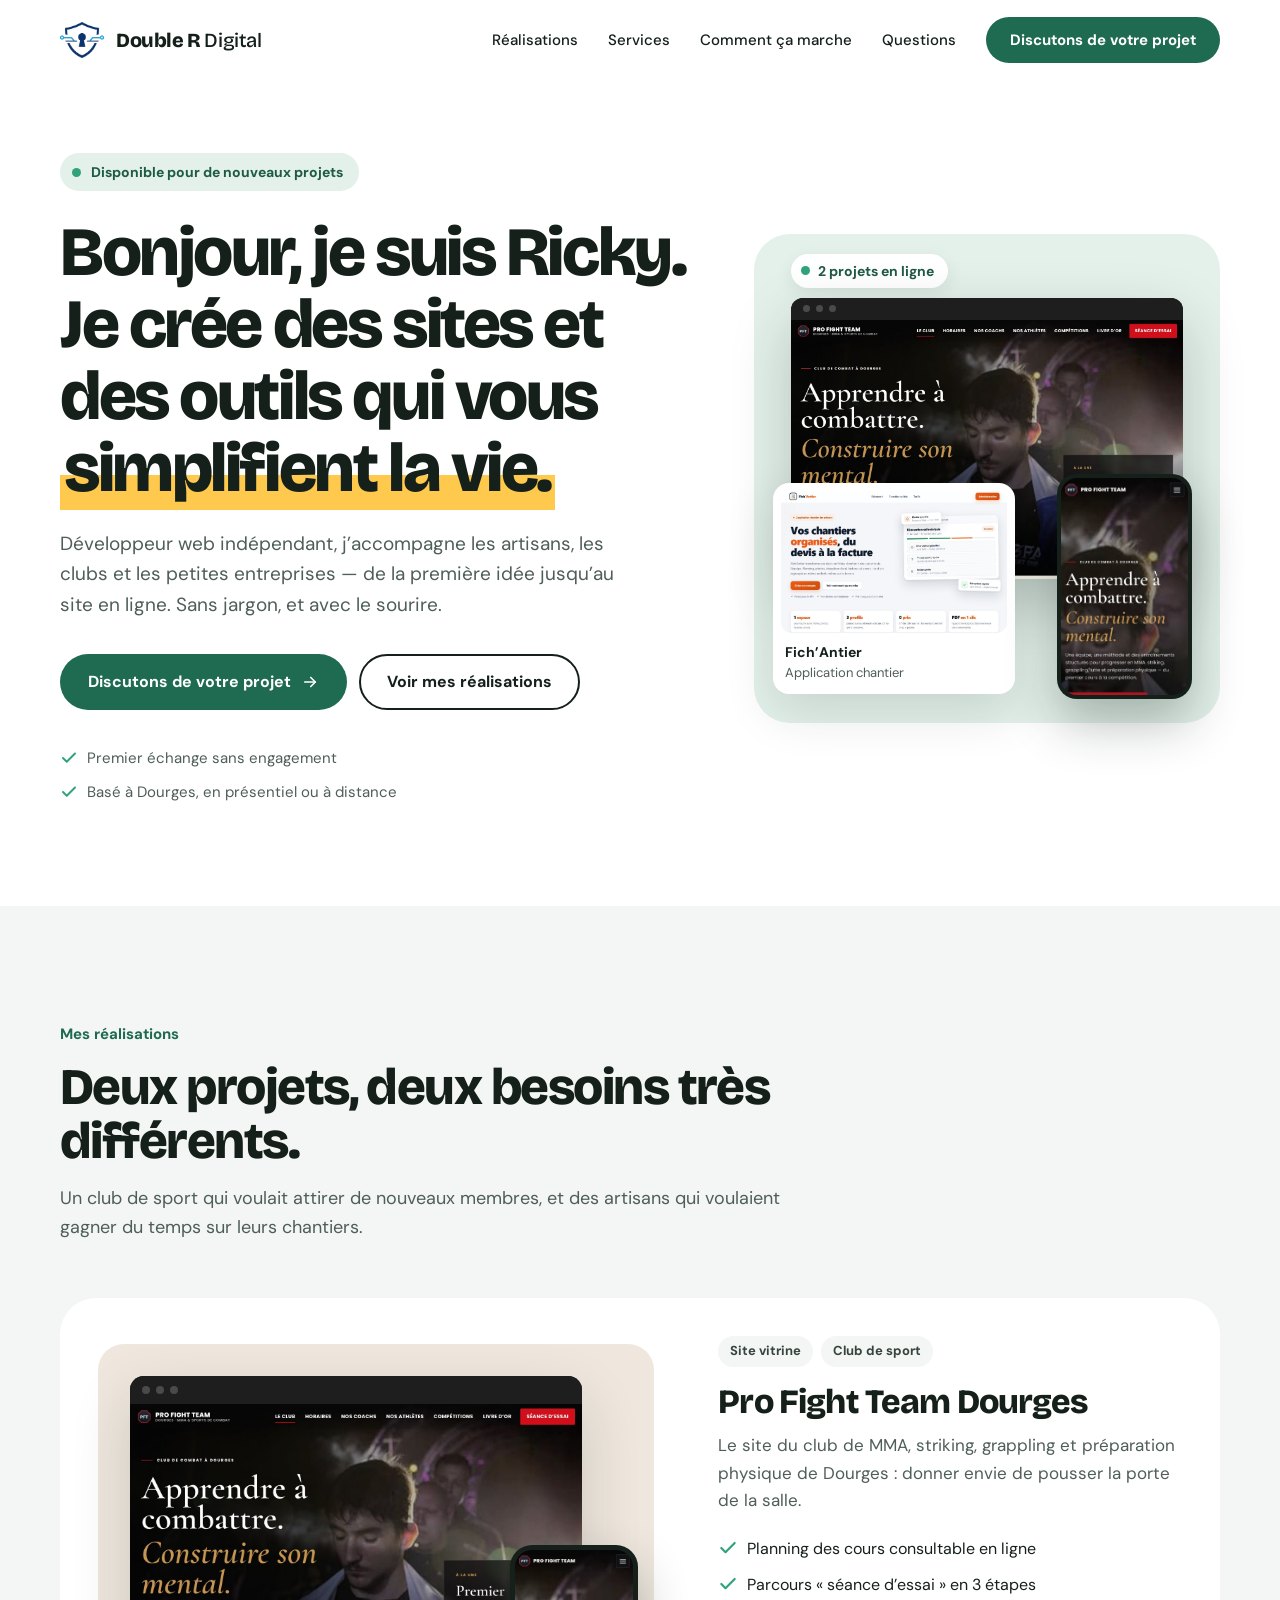
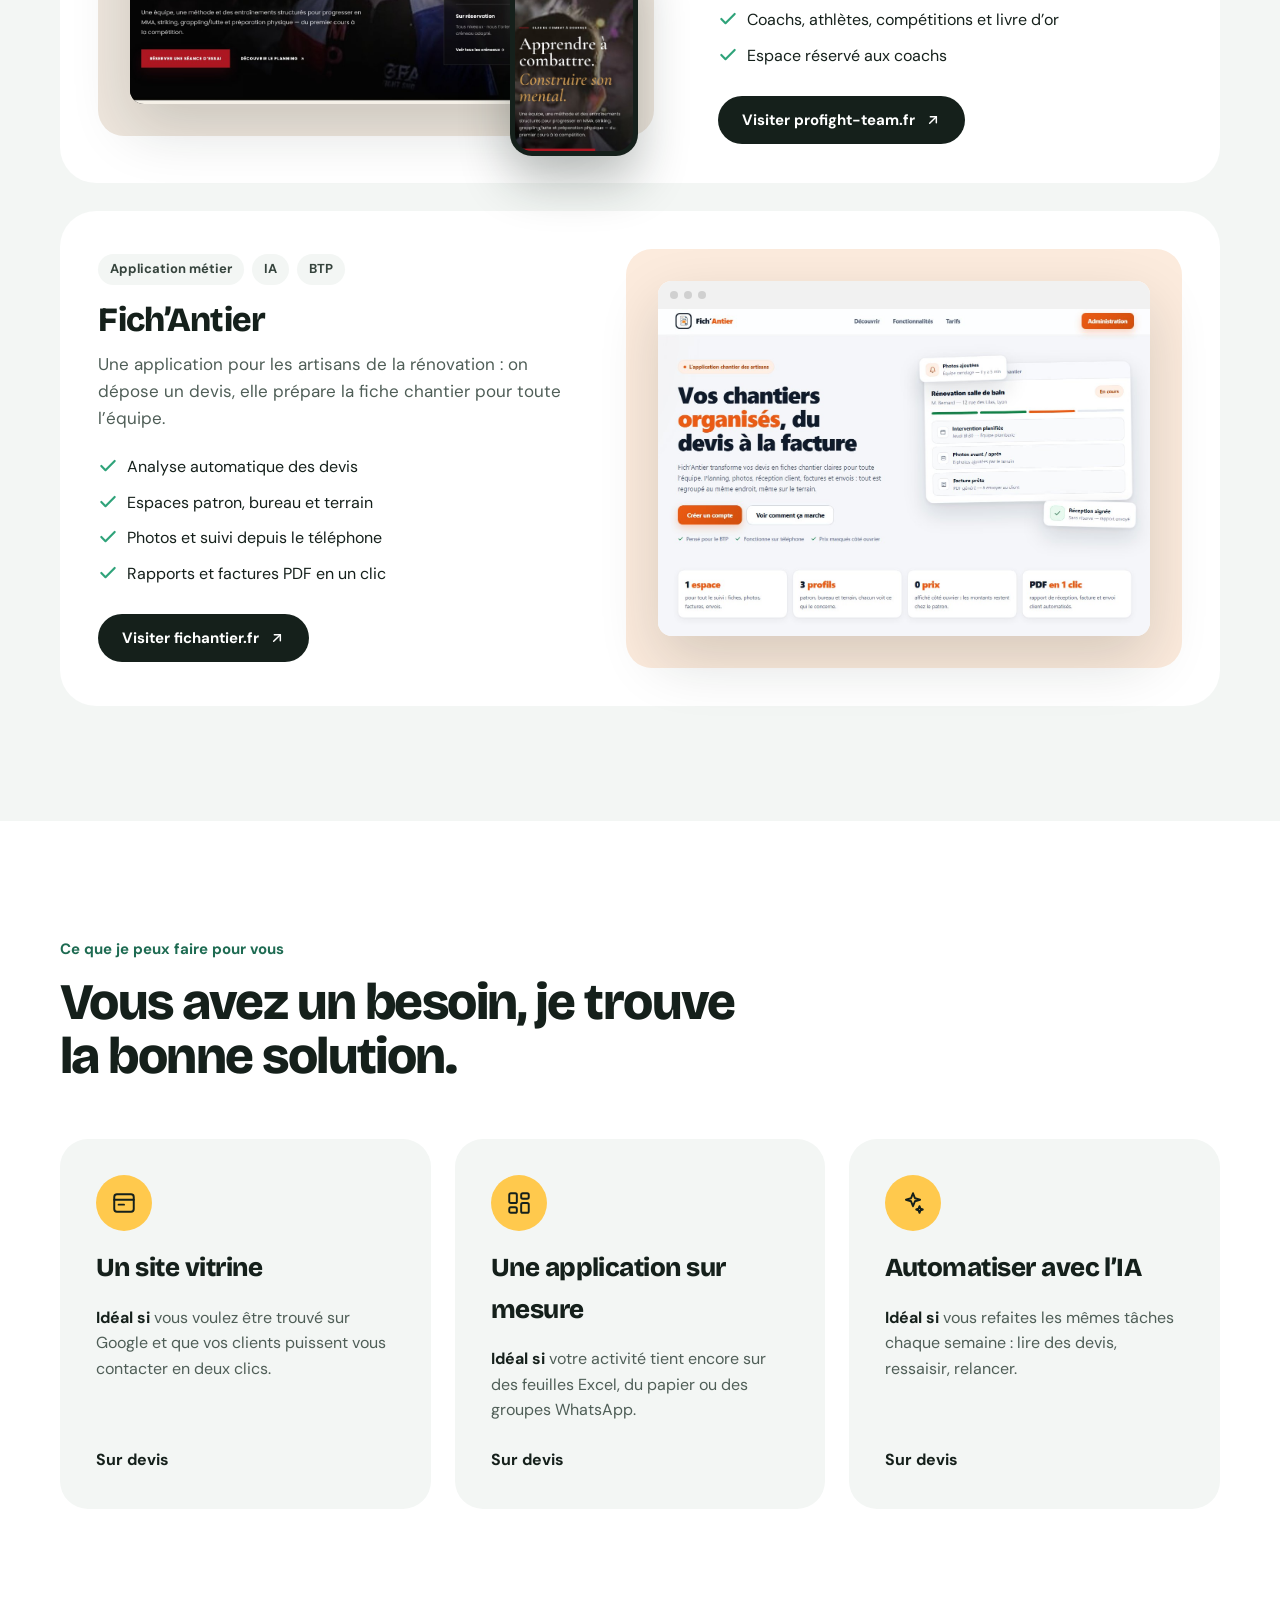
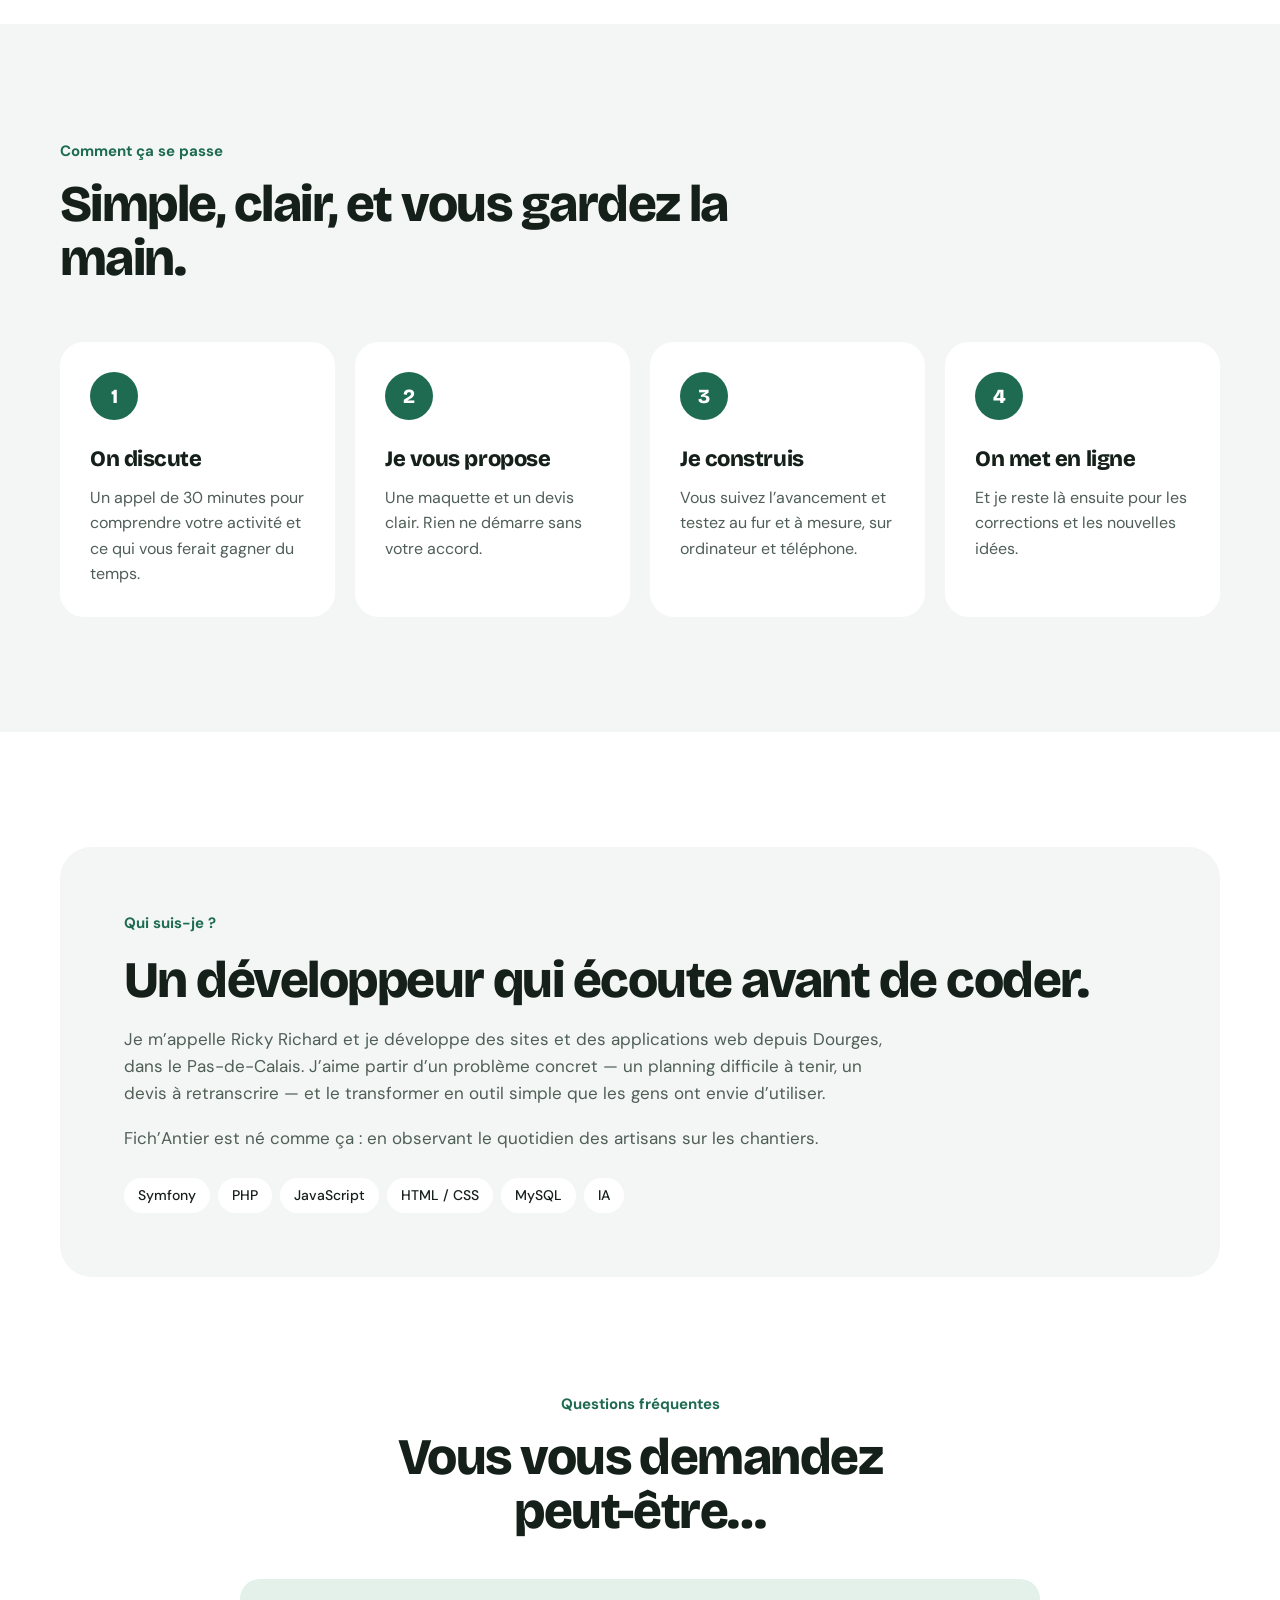
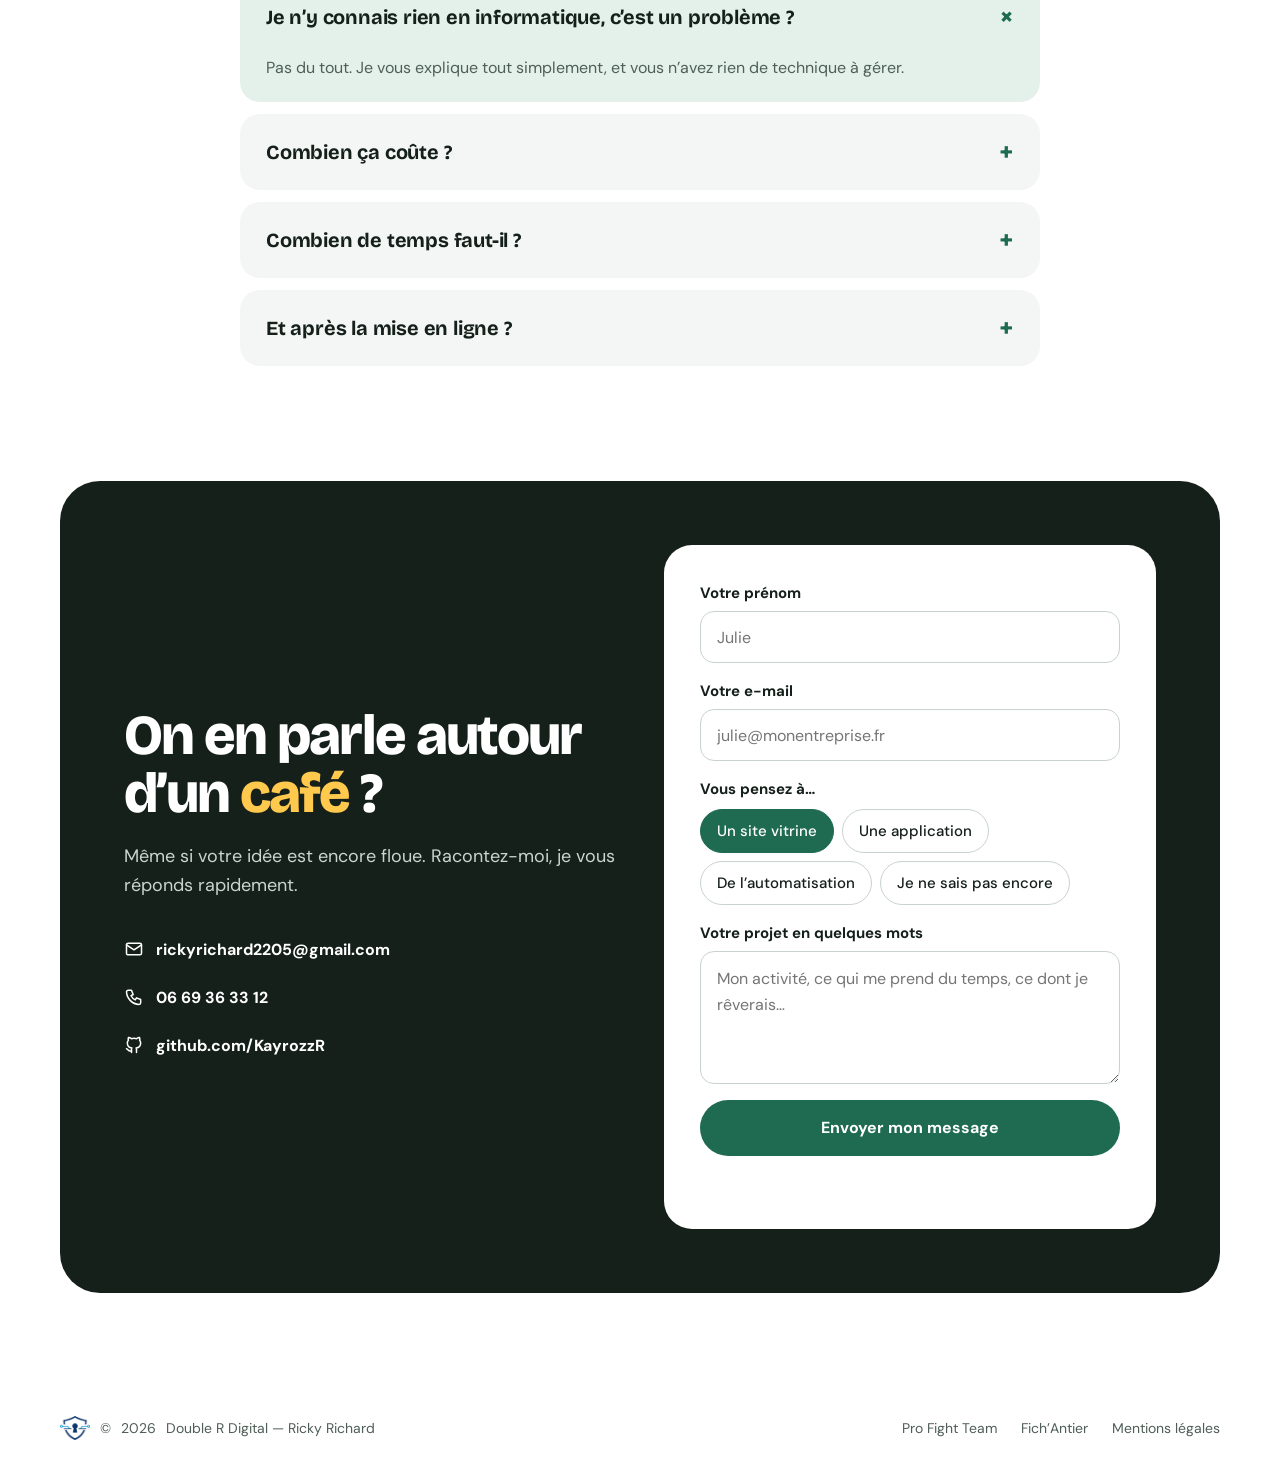
<file: index.html>
<!DOCTYPE html>
<html lang="fr">
<head>
  <meta charset="UTF-8">
  <meta name="viewport" content="width=device-width, initial-scale=1.0">
  <title>Ricky Richard · Double R Digital | Développeur web à Dourges</title>
  <meta name="description" content="Ricky Richard, développeur web indépendant à Dourges (Pas-de-Calais). Sites vitrines, applications métier et automatisation pour artisans, clubs et petites entreprises.">
  <meta name="theme-color" content="#1E6B52">
  <meta property="og:title" content="Ricky Richard · Double R Digital">
  <meta property="og:description" content="Je crée des sites et des outils qui vous simplifient la vie.">
  <meta property="og:type" content="website">
  <meta property="og:image" content="assets/profight-accueil.jpg">
  <link rel="icon" href="assets/favicon.png" type="image/png">
  <link rel="apple-touch-icon" href="assets/favicon.png">
  <link rel="preconnect" href="https://fonts.googleapis.com">
  <link rel="preconnect" href="https://fonts.gstatic.com" crossorigin>
  <link href="https://fonts.googleapis.com/css2?family=Bricolage+Grotesque:opsz,wght@12..96,500;12..96,700;12..96,800&family=DM+Sans:opsz,wght@9..40,400;9..40,500;9..40,700&display=swap" rel="stylesheet">
  <link rel="stylesheet" href="styles.css">
  <script>document.documentElement.classList.add("js");</script>
  <script src="script.js" defer></script>
</head>
<body>
  <a class="skip-link" href="#contenu">Aller au contenu</a>

  <!-- ============ EN-TÊTE ============ -->
  <header class="site-header">
    <div class="container header-inner">
      <a class="brand" href="#top" aria-label="Double R Digital — retour en haut">
        <img src="assets/logo-double-r.png" alt="" width="44" height="36">
        <span>Double R <span class="brand-light">Digital</span></span>
      </a>

      <button class="menu-toggle" type="button" aria-expanded="false" aria-controls="menu" aria-label="Ouvrir le menu">
        <span></span><span></span>
      </button>

      <nav class="main-nav" id="menu" aria-label="Navigation principale">
        <a href="#realisations">Réalisations</a>
        <a href="#services">Services</a>
        <a href="#etapes">Comment ça marche</a>
        <a href="#faq">Questions</a>
        <a href="#contact" class="btn btn-primary btn-small">Discutons de votre projet</a>
      </nav>
    </div>
  </header>

  <main id="contenu">

    <!-- ============ HERO ============ -->
    <section class="hero container" id="top">
      <div class="hero-text">
        <p class="badge"><span class="dot" aria-hidden="true"></span> Disponible pour de nouveaux projets</p>
        <h1>Bonjour, je suis Ricky. Je crée des sites et des outils qui vous <mark>simplifient la vie.</mark></h1>
        <p class="lead">Développeur web indépendant, j’accompagne les artisans, les clubs et les petites entreprises — de la première idée jusqu’au site en ligne. Sans jargon, et avec le sourire.</p>
        <div class="actions">
          <a class="btn btn-primary" href="#contact">Discutons de votre projet
            <svg aria-hidden="true" width="18" height="18" viewBox="0 0 24 24" fill="none" stroke="currentColor" stroke-width="2.2" stroke-linecap="round" stroke-linejoin="round"><path d="M5 12h14"/><path d="M13 6l6 6-6 6"/></svg>
          </a>
          <a class="btn btn-outline" href="#realisations">Voir mes réalisations</a>
        </div>
        <ul class="checks">
          <li>Premier échange sans engagement</li>
          <li>Basé à Dourges, en présentiel ou à distance</li>
        </ul>
      </div>

      <div class="hero-visual">
        <!-- Vitrine de projets, en attendant une photo.
             QUAND VOUS AUREZ VOTRE PHOTO : remplacez tout le bloc <a class="showcase">…</a> ci-dessous par :

        <img class="portrait" src="assets/photo-ricky.jpg" alt="Ricky Richard" width="500" height="600">
        <a class="mini-card mini-card--top" href="#realisations">
          <img src="assets/profight-accueil.jpg" alt="" width="1280" height="850">
          <strong>Pro Fight Team</strong>
          <span>Site du club · en ligne</span>
        </a>
        <a class="mini-card mini-card--bottom" href="#realisations">
          <img src="assets/fichantier-accueil.jpg" alt="" width="1282" height="849">
          <strong>Fich’Antier</strong>
          <span>Application chantier · en ligne</span>
        </a>
        -->
        <a class="showcase" href="#realisations" aria-label="Voir mes réalisations : Pro Fight Team et Fich’Antier">
          <span class="showcase-label"><span class="dot" aria-hidden="true"></span> 2 projets en ligne</span>
          <span class="showcase-browser">
            <span class="browser-bar" aria-hidden="true"><i></i><i></i><i></i></span>
            <img src="assets/profight-accueil.jpg" alt="" width="1280" height="850">
          </span>
          <span class="showcase-card">
            <img src="assets/fichantier-accueil.jpg" alt="" width="1282" height="849">
            <strong>Fich’Antier</strong>
            <span>Application chantier</span>
          </span>
          <span class="showcase-phone">
            <img src="assets/profight-mobile.jpg" alt="" width="585" height="996">
          </span>
        </a>
      </div>
    </section>

    <!-- ============ RÉALISATIONS ============ -->
    <section class="section section-soft" id="realisations">
      <div class="container">
        <header class="section-head reveal">
          <p class="kicker">Mes réalisations</p>
          <h2>Deux projets, deux besoins très différents.</h2>
          <p>Un club de sport qui voulait attirer de nouveaux membres, et des artisans qui voulaient gagner du temps sur leurs chantiers.</p>
        </header>

        <article class="project reveal">
          <div class="project-visual project-visual--sand">
            <div class="browser browser--dark">
              <div class="browser-bar" aria-hidden="true"><i></i><i></i><i></i></div>
              <img src="assets/profight-accueil.jpg" alt="Page d’accueil du site Pro Fight Team Dourges" width="1280" height="850" loading="lazy">
            </div>
            <div class="phone">
              <img src="assets/profight-mobile.jpg" alt="Le site Pro Fight Team affiché sur un téléphone" width="585" height="996" loading="lazy">
            </div>
          </div>
          <div class="project-body">
            <p class="tags"><span>Site vitrine</span><span>Club de sport</span></p>
            <h3>Pro Fight Team Dourges</h3>
            <p>Le site du club de MMA, striking, grappling et préparation physique de Dourges : donner envie de pousser la porte de la salle.</p>
            <ul class="checks checks--big">
              <li>Planning des cours consultable en ligne</li>
              <li>Parcours « séance d’essai » en 3 étapes</li>
              <li>Coachs, athlètes, compétitions et livre d’or</li>
              <li>Espace réservé aux coachs</li>
            </ul>
            <a class="btn btn-dark" href="https://profight-team.fr/" target="_blank" rel="noopener noreferrer">Visiter profight-team.fr
              <svg aria-hidden="true" width="16" height="16" viewBox="0 0 24 24" fill="none" stroke="currentColor" stroke-width="2.2" stroke-linecap="round" stroke-linejoin="round"><path d="M7 17L17 7"/><path d="M8 7h9v9"/></svg>
            </a>
          </div>
        </article>

        <article class="project project--reverse reveal">
          <div class="project-visual project-visual--peach">
            <div class="browser">
              <div class="browser-bar" aria-hidden="true"><i></i><i></i><i></i></div>
              <img src="assets/fichantier-accueil.jpg" alt="Page d’accueil de l’application Fich’Antier" width="1282" height="849" loading="lazy">
            </div>
          </div>
          <div class="project-body">
            <p class="tags"><span>Application métier</span><span>IA</span><span>BTP</span></p>
            <h3>Fich’Antier</h3>
            <p>Une application pour les artisans de la rénovation : on dépose un devis, elle prépare la fiche chantier pour toute l’équipe.</p>
            <ul class="checks checks--big">
              <li>Analyse automatique des devis</li>
              <li>Espaces patron, bureau et terrain</li>
              <li>Photos et suivi depuis le téléphone</li>
              <li>Rapports et factures PDF en un clic</li>
            </ul>
            <a class="btn btn-dark" href="https://fichantier.fr" target="_blank" rel="noopener noreferrer">Visiter fichantier.fr
              <svg aria-hidden="true" width="16" height="16" viewBox="0 0 24 24" fill="none" stroke="currentColor" stroke-width="2.2" stroke-linecap="round" stroke-linejoin="round"><path d="M7 17L17 7"/><path d="M8 7h9v9"/></svg>
            </a>
          </div>
        </article>
      </div>
    </section>

    <!-- ============ SERVICES ============ -->
    <section class="section" id="services">
      <div class="container">
        <header class="section-head reveal">
          <p class="kicker">Ce que je peux faire pour vous</p>
          <h2>Vous avez un besoin, je trouve la bonne solution.</h2>
        </header>
        <div class="cards-3">
          <article class="service reveal">
            <span class="service-icon" aria-hidden="true">
              <svg width="26" height="26" viewBox="0 0 24 24" fill="none" stroke="currentColor" stroke-width="1.8" stroke-linecap="round" stroke-linejoin="round"><rect x="3" y="4" width="18" height="16" rx="2.5"/><path d="M3 9h18"/><path d="M7 13.5h5"/></svg>
            </span>
            <h3>Un site vitrine</h3>
            <p><strong>Idéal si</strong> vous voulez être trouvé sur Google et que vos clients puissent vous contacter en deux clics.</p>
            <!-- Ajoutez un tarif si vous le souhaitez : <p class="price">À partir de … €</p> -->
            <p class="price">Sur devis</p>
          </article>
          <article class="service reveal">
            <span class="service-icon" aria-hidden="true">
              <svg width="26" height="26" viewBox="0 0 24 24" fill="none" stroke="currentColor" stroke-width="1.8" stroke-linecap="round" stroke-linejoin="round"><rect x="3" y="3" width="7" height="9" rx="1.5"/><rect x="14" y="3" width="7" height="5" rx="1.5"/><rect x="14" y="12" width="7" height="9" rx="1.5"/><rect x="3" y="16" width="7" height="5" rx="1.5"/></svg>
            </span>
            <h3>Une application sur mesure</h3>
            <p><strong>Idéal si</strong> votre activité tient encore sur des feuilles Excel, du papier ou des groupes WhatsApp.</p>
            <p class="price">Sur devis</p>
          </article>
          <article class="service reveal">
            <span class="service-icon" aria-hidden="true">
              <svg width="26" height="26" viewBox="0 0 24 24" fill="none" stroke="currentColor" stroke-width="1.8" stroke-linecap="round" stroke-linejoin="round"><path d="M12 3l1.8 4.6L18.5 9l-4.7 1.4L12 15l-1.8-4.6L5.5 9l4.7-1.4z"/><path d="M18 15l.9 2.1L21 18l-2.1.9L18 21l-.9-2.1L15 18l2.1-.9z"/></svg>
            </span>
            <h3>Automatiser avec l’IA</h3>
            <p><strong>Idéal si</strong> vous refaites les mêmes tâches chaque semaine : lire des devis, ressaisir, relancer.</p>
            <p class="price">Sur devis</p>
          </article>
        </div>
      </div>
    </section>

    <!-- ============ ÉTAPES ============ -->
    <section class="section section-soft" id="etapes">
      <div class="container">
        <header class="section-head reveal">
          <p class="kicker">Comment ça se passe</p>
          <h2>Simple, clair, et vous gardez la main.</h2>
        </header>
        <ol class="steps">
          <li class="reveal"><span class="step-num">1</span><h3>On discute</h3><p>Un appel de 30 minutes pour comprendre votre activité et ce qui vous ferait gagner du temps.</p></li>
          <li class="reveal"><span class="step-num">2</span><h3>Je vous propose</h3><p>Une maquette et un devis clair. Rien ne démarre sans votre accord.</p></li>
          <li class="reveal"><span class="step-num">3</span><h3>Je construis</h3><p>Vous suivez l’avancement et testez au fur et à mesure, sur ordinateur et téléphone.</p></li>
          <li class="reveal"><span class="step-num">4</span><h3>On met en ligne</h3><p>Et je reste là ensuite pour les corrections et les nouvelles idées.</p></li>
        </ol>
      </div>
    </section>

    <!-- ============ À PROPOS (+ témoignage à activer) ============ -->
    <section class="section">
      <div class="container about-row">

        <!-- TÉMOIGNAGE : décommentez ce bloc quand vous aurez un vrai avis client.
        <figure class="testimonial reveal">
          <svg aria-hidden="true" width="44" height="44" viewBox="0 0 24 24" fill="currentColor"><path d="M4 18v-5.5C4 8.4 6.2 6 10 5.5v2.6c-2 .5-3 1.9-3 4H10V18zm10 0v-5.5c0-4.1 2.2-6.5 6-7v2.6c-2 .5-3 1.9-3 4h3V18z"/></svg>
          <blockquote>« Le texte de l’avis ici. »</blockquote>
          <figcaption><strong>Prénom Nom</strong><span>Pro Fight Team Dourges</span></figcaption>
        </figure>
        -->

        <div class="about reveal">
          <p class="kicker">Qui suis-je ?</p>
          <h2>Un développeur qui écoute avant de coder.</h2>
          <p>Je m’appelle Ricky Richard et je développe des sites et des applications web depuis Dourges, dans le Pas-de-Calais. J’aime partir d’un problème concret — un planning difficile à tenir, un devis à retranscrire — et le transformer en outil simple que les gens ont envie d’utiliser.</p>
          <p>Fich’Antier est né comme ça : en observant le quotidien des artisans sur les chantiers.</p>
          <p class="stack"><span>Symfony</span><span>PHP</span><span>JavaScript</span><span>HTML / CSS</span><span>MySQL</span><span>IA</span></p>
        </div>
      </div>
    </section>

    <!-- ============ FAQ ============ -->
    <section class="section section-tight" id="faq">
      <div class="container container-narrow">
        <header class="section-head section-head--center reveal">
          <p class="kicker">Questions fréquentes</p>
          <h2>Vous vous demandez peut-être…</h2>
        </header>
        <div class="faq">
          <details open>
            <summary>Je n’y connais rien en informatique, c’est un problème ?</summary>
            <p>Pas du tout. Je vous explique tout simplement, et vous n’avez rien de technique à gérer.</p>
          </details>
          <details>
            <summary>Combien ça coûte ?</summary>
            <p>Chaque projet est différent. Après un premier échange, je vous envoie un devis clair et détaillé, sans engagement.</p>
          </details>
          <details>
            <summary>Combien de temps faut-il ?</summary>
            <p>Cela dépend de l’ampleur du projet : un site vitrine se fait généralement plus vite qu’une application sur mesure. Je vous donne un planning précis avec le devis.</p>
          </details>
          <details>
            <summary>Et après la mise en ligne ?</summary>
            <p>Je reste disponible pour les corrections, les mises à jour et les nouvelles fonctionnalités, selon vos besoins.</p>
          </details>
        </div>
      </div>
    </section>

    <!-- ============ CONTACT ============ -->
    <section class="section section-tight" id="contact">
      <div class="container">
        <div class="contact">
          <div class="contact-text">
            <h2>On en parle autour d’un <span class="sun">café</span> ?</h2>
            <p>Même si votre idée est encore floue. Racontez-moi, je vous réponds rapidement.</p>
            <ul class="contact-links">
              <li>
                <a href="mailto:rickyrichard2205@gmail.com">
                  <svg aria-hidden="true" width="20" height="20" viewBox="0 0 24 24" fill="none" stroke="currentColor" stroke-width="1.8" stroke-linecap="round" stroke-linejoin="round"><rect x="3" y="5" width="18" height="14" rx="2"/><path d="M3 7l9 6 9-6"/></svg>
                  rickyrichard2205@gmail.com
                </a>
              </li>
              <li>
                <a href="tel:+33669363312">
                  <svg aria-hidden="true" width="20" height="20" viewBox="0 0 24 24" fill="none" stroke="currentColor" stroke-width="1.8" stroke-linecap="round" stroke-linejoin="round"><path d="M5 4h4l2 5-2.5 1.5a11 11 0 0 0 5 5L15 13l5 2v4a2 2 0 0 1-2 2A16 16 0 0 1 3 6a2 2 0 0 1 2-2"/></svg>
                  06 69 36 33 12
                </a>
              </li>
              <li>
                <a href="https://github.com/KayrozzR" target="_blank" rel="noopener noreferrer">
                  <svg aria-hidden="true" width="20" height="20" viewBox="0 0 24 24" fill="none" stroke="currentColor" stroke-width="1.8" stroke-linecap="round" stroke-linejoin="round"><path d="M9 19c-4 1.5-4-2-6-2.5"/><path d="M15 21v-3.5c0-1 .1-1.4-.5-2 2.8-.3 5.5-1.4 5.5-6a4.6 4.6 0 0 0-1.3-3.2 4.2 4.2 0 0 0-.1-3.2s-1.1-.3-3.5 1.3a12 12 0 0 0-6.2 0C6.5 2.8 5.4 3.1 5.4 3.1a4.2 4.2 0 0 0-.1 3.2A4.6 4.6 0 0 0 4 9.5c0 4.6 2.7 5.7 5.5 6-.6.6-.6 1.2-.5 2V21"/></svg>
                  github.com/KayrozzR
                </a>
              </li>
            </ul>
          </div>

          <!-- Formulaire envoyé via FormSubmit (gratuit, sans compte).
               Au tout premier envoi, FormSubmit vous envoie un e-mail d'activation à confirmer. -->
          <form class="contact-form" id="contact-form" action="https://formsubmit.co/rickyrichard2205@gmail.com" method="POST">
            <input type="hidden" name="_subject" value="Nouveau message depuis le portfolio Double R Digital">
            <input type="hidden" name="_template" value="table">
            <input type="hidden" name="_captcha" value="false">
            <input type="text" name="_honey" class="visually-hidden" tabindex="-1" autocomplete="off" aria-hidden="true">

            <label>Votre prénom
              <input type="text" name="prenom" placeholder="Julie" autocomplete="given-name" required>
            </label>
            <label>Votre e-mail
              <input type="email" name="email" placeholder="julie@monentreprise.fr" autocomplete="email" required>
            </label>
            <fieldset>
              <legend>Vous pensez à…</legend>
              <div class="chips">
                <label class="chip"><input type="radio" name="type_de_projet" value="Site vitrine" checked><span>Un site vitrine</span></label>
                <label class="chip"><input type="radio" name="type_de_projet" value="Application"><span>Une application</span></label>
                <label class="chip"><input type="radio" name="type_de_projet" value="Automatisation"><span>De l’automatisation</span></label>
                <label class="chip"><input type="radio" name="type_de_projet" value="Je ne sais pas encore"><span>Je ne sais pas encore</span></label>
              </div>
            </fieldset>
            <label>Votre projet en quelques mots
              <textarea name="message" rows="4" placeholder="Mon activité, ce qui me prend du temps, ce dont je rêverais…" required></textarea>
            </label>
            <button class="btn btn-primary btn-block" type="submit">Envoyer mon message</button>
            <p class="form-status" id="form-status" role="status" aria-live="polite"></p>
          </form>
        </div>
      </div>
    </section>
  </main>

  <!-- ============ PIED DE PAGE ============ -->
  <footer class="site-footer container">
    <span class="footer-brand">
      <img src="assets/logo-double-r.png" alt="" width="30" height="24">
      © <span id="current-year">2026</span> Double R Digital — Ricky Richard
    </span>
    <nav class="footer-links" aria-label="Liens du pied de page">
      <a href="https://profight-team.fr/" target="_blank" rel="noopener noreferrer">Pro Fight Team</a>
      <a href="https://fichantier.fr" target="_blank" rel="noopener noreferrer">Fich’Antier</a>
      <a href="mentions-legales.html">Mentions légales</a>
    </nav>
  </footer>

  <!-- Barre d'appel à l'action (mobile uniquement, apparaît au scroll) -->
  <div class="sticky-cta" id="sticky-cta" aria-hidden="true">
    <span>Un projet ? Parlons-en</span>
    <a class="btn btn-sun" href="#contact" tabindex="-1">Me contacter</a>
  </div>
</body>
</html>
</file>
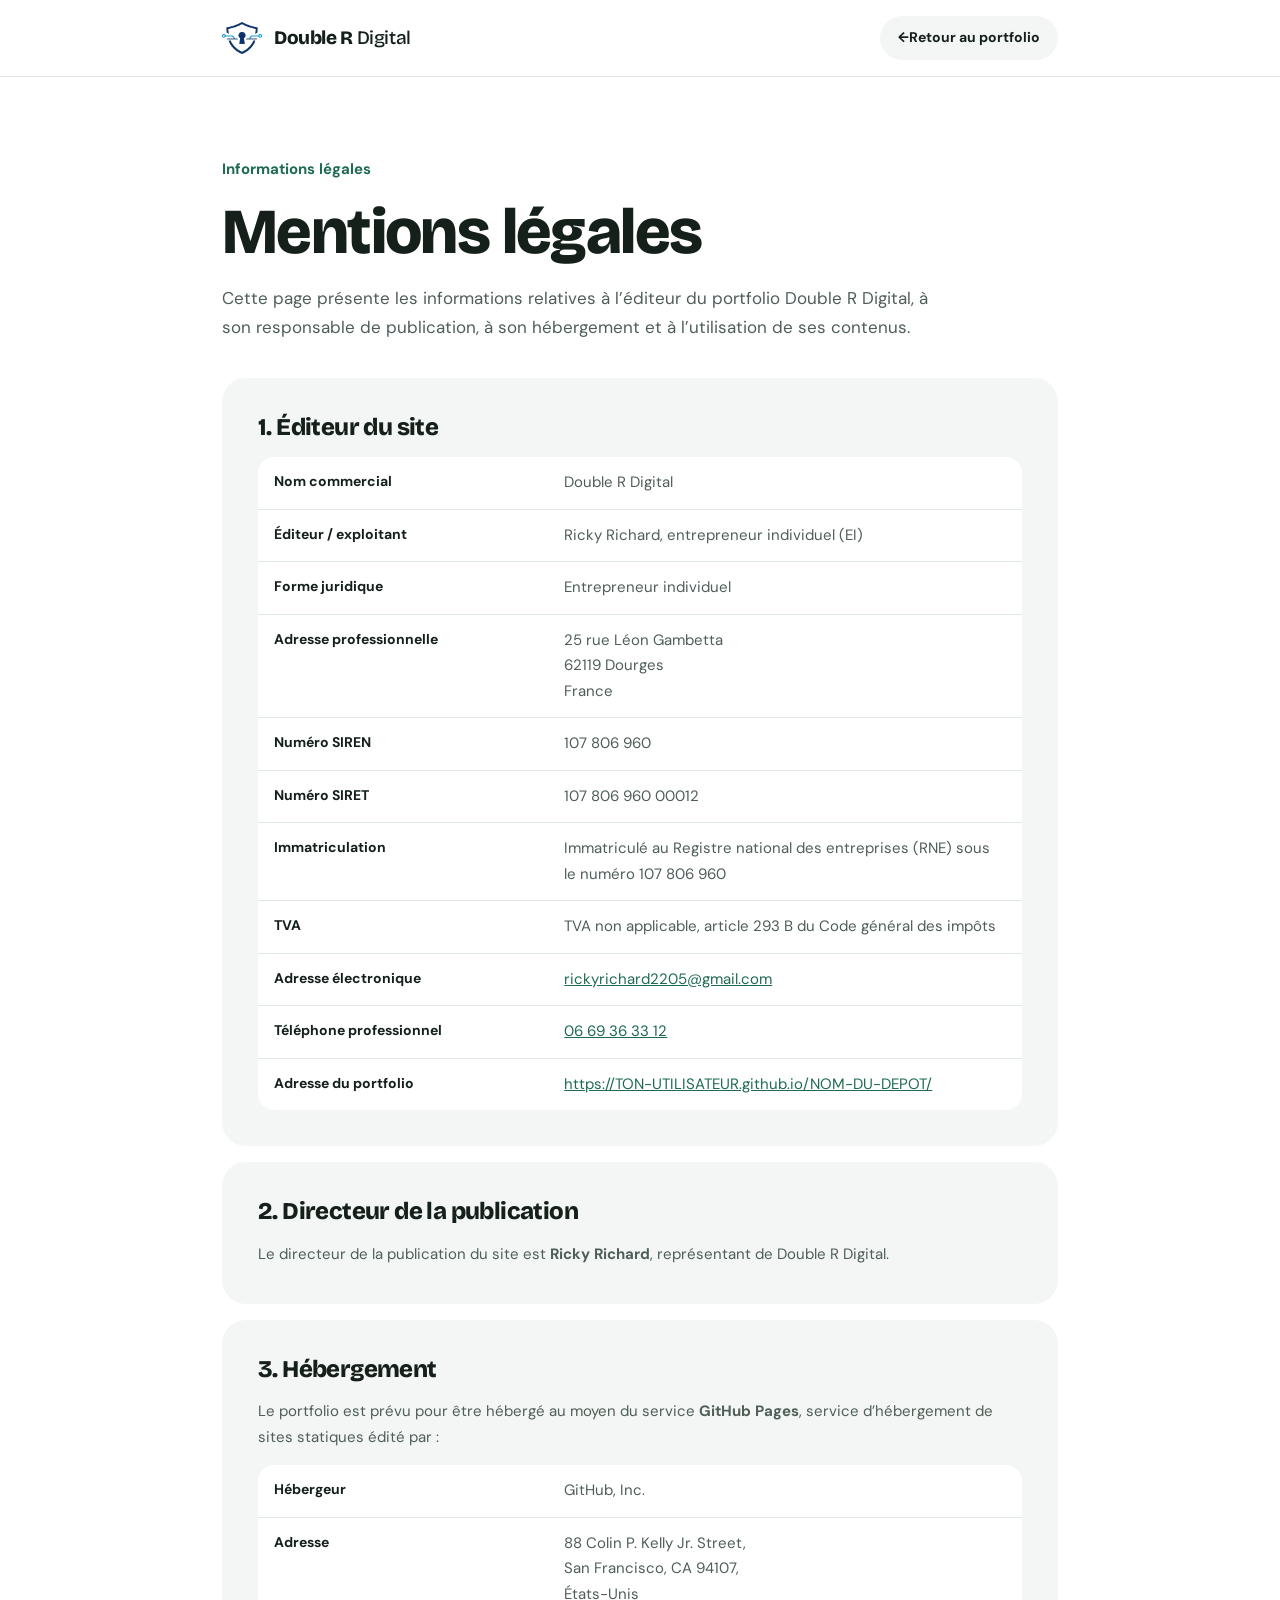
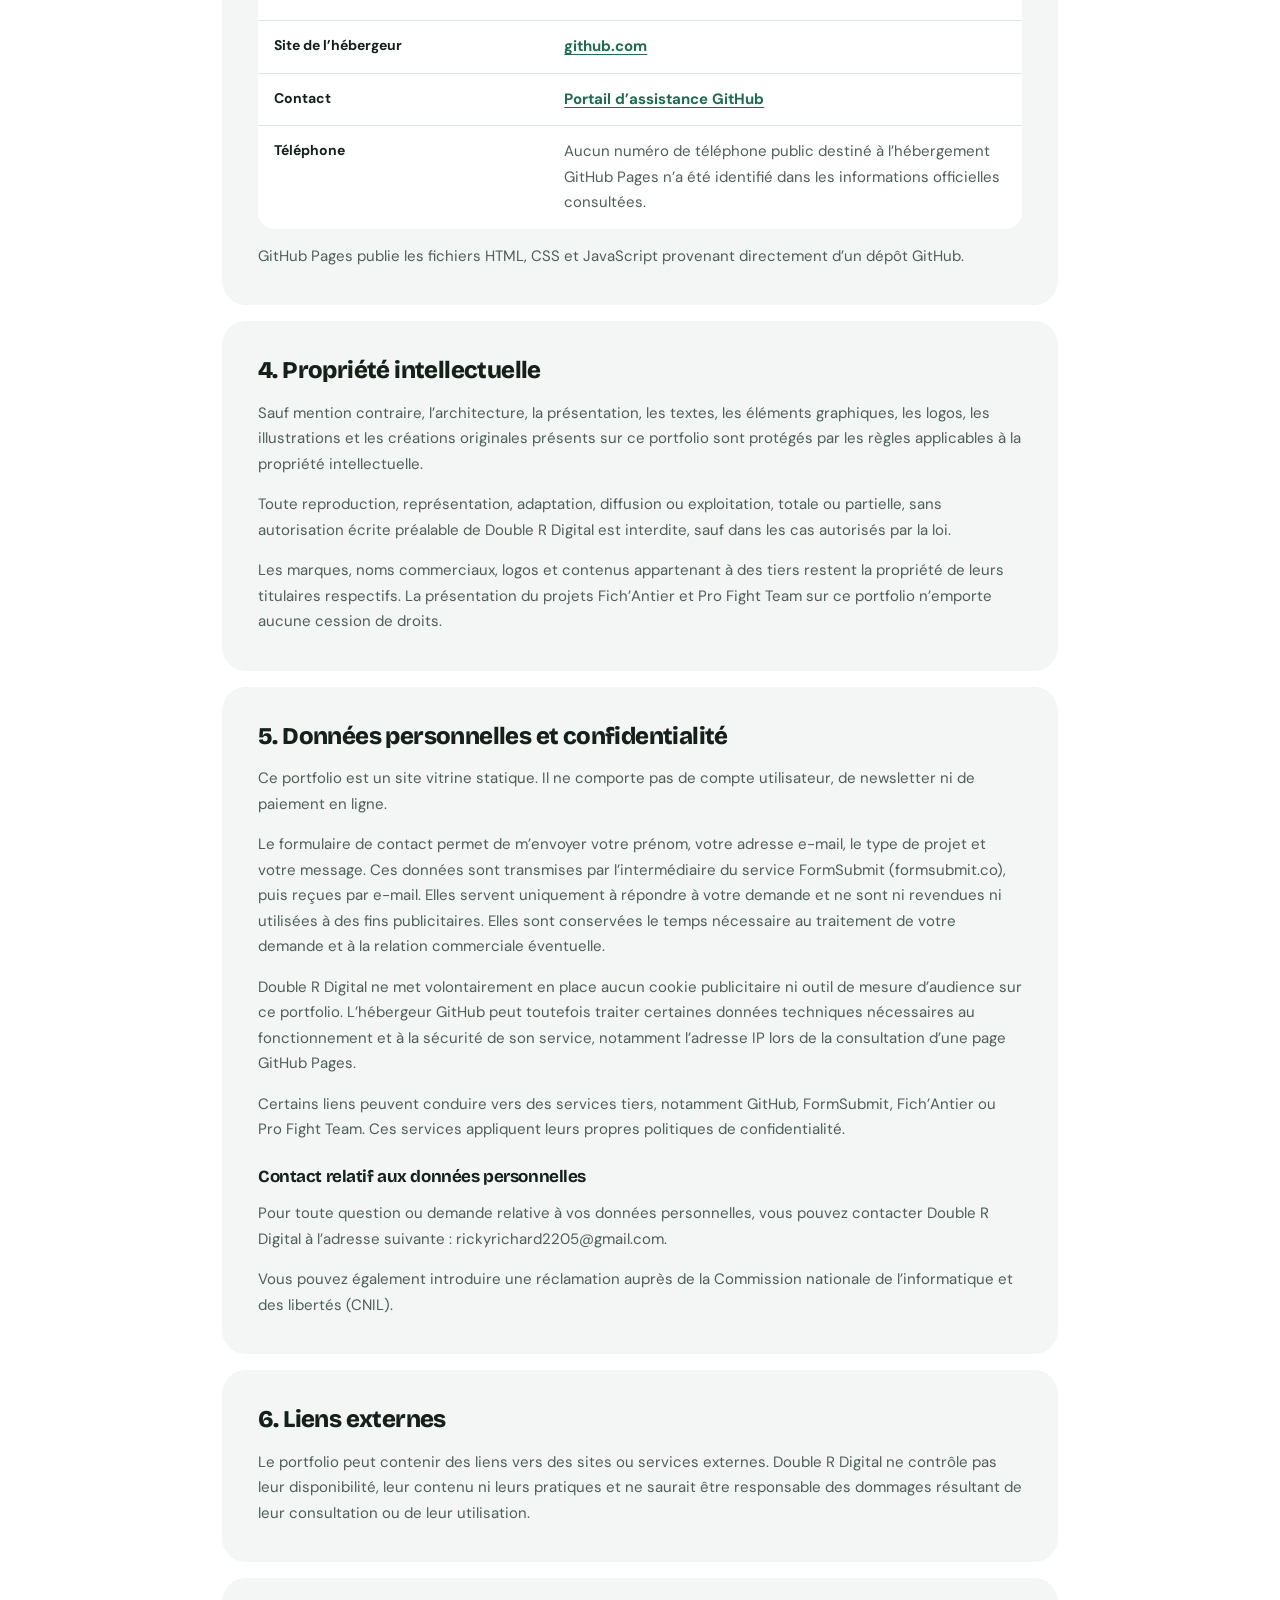
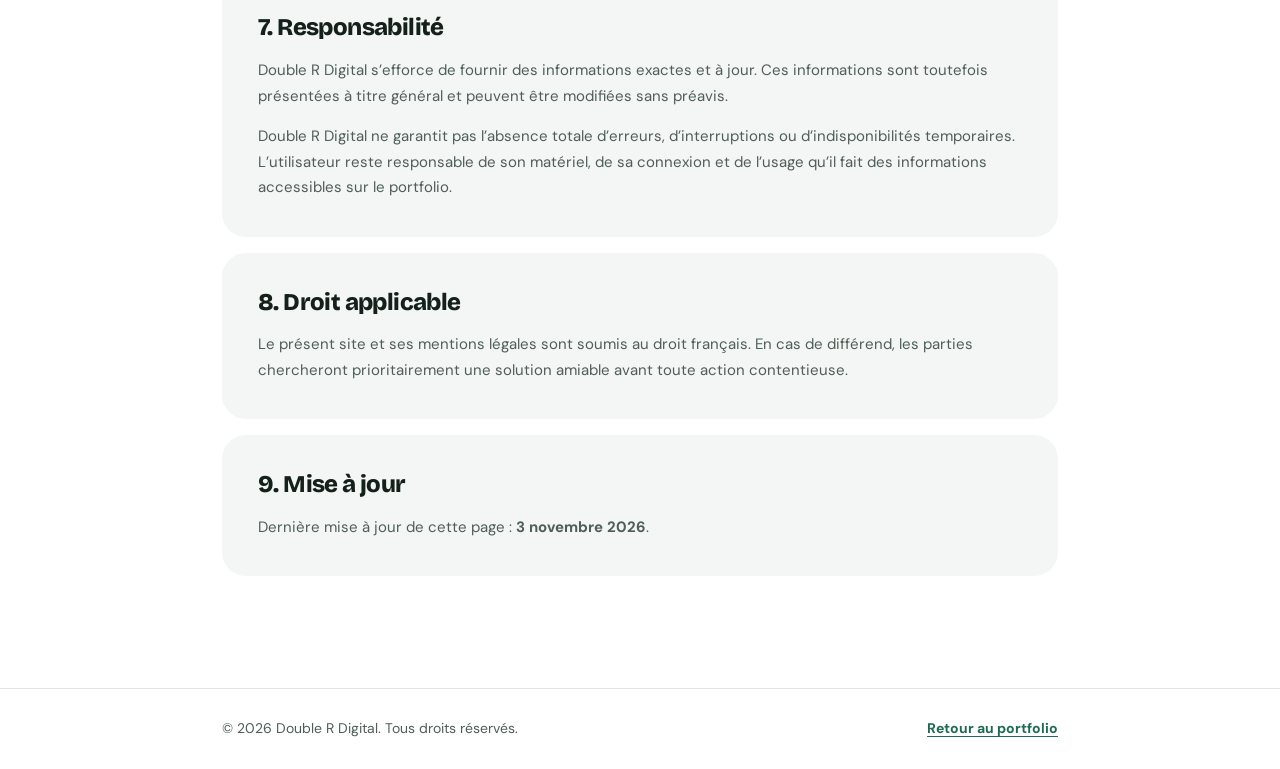
<file: mentions-legales.html>
<!DOCTYPE html>
<html lang="fr">
<head>
  <meta charset="UTF-8">
  <meta name="viewport" content="width=device-width, initial-scale=1.0">

  <meta
    name="description"
    content="Mentions légales du portfolio professionnel Double R Digital."
  >
  <meta name="robots" content="index,follow">
  <meta name="theme-color" content="#1E6B52">
  <link rel="icon" href="assets/favicon.png" type="image/png">
  <link rel="preconnect" href="https://fonts.googleapis.com">
  <link rel="preconnect" href="https://fonts.gstatic.com" crossorigin>
  <link href="https://fonts.googleapis.com/css2?family=Bricolage+Grotesque:opsz,wght@12..96,700;12..96,800&family=DM+Sans:opsz,wght@9..40,400;9..40,500;9..40,700&display=swap" rel="stylesheet">

  <title>Mentions légales | Double R Digital</title>

  <style>
    :root {
      --bg: #ffffff; --soft: #f3f6f4; --mint: #e3f1ea; --ink: #15201b; --muted: #4f5e57;
      --accent: #1e6b52; --line: #dfe7e3; --sun: #ffc94d; --container: 900px;
    }
    * { box-sizing: border-box; }
    html { scroll-behavior: smooth; }
    body { min-width: 320px; margin: 0; color: var(--ink); background: var(--bg);
      font-family: "DM Sans", system-ui, sans-serif; line-height: 1.7; -webkit-font-smoothing: antialiased; }
    a { color: var(--accent); }
    a:hover { color: var(--ink); }
    :focus-visible { outline: 3px solid var(--sun); outline-offset: 3px; border-radius: 6px; }
    .container { width: 100%; max-width: var(--container); margin-inline: auto; padding-inline: clamp(16px, 4vw, 32px); }
    h1, h2, h3 { font-family: "Bricolage Grotesque", system-ui, sans-serif; margin-top: 0; line-height: 1.15; letter-spacing: -0.025em; }

    .legal-header { border-bottom: 1px solid var(--line); }
    .legal-nav { min-height: 76px; display: flex; align-items: center; justify-content: space-between; gap: 16px; }
    .brand { display: inline-flex; align-items: center; gap: 12px; color: var(--ink); text-decoration: none;
      font-family: "Bricolage Grotesque", system-ui, sans-serif; font-weight: 800; font-size: 19px; letter-spacing: -0.02em; }
    .brand:hover { color: var(--ink); }
    .brand img { width: 40px; height: 32px; object-fit: contain; }
    .brand-light { font-weight: 500; }
    .back-link { min-height: 44px; padding: 0 18px; display: inline-flex; align-items: center; border-radius: 999px;
      background: var(--soft); color: var(--ink); text-decoration: none; font-size: 14px; font-weight: 700; }
    .back-link:hover { background: var(--mint); color: var(--ink); }

    main { padding: clamp(48px, 7vw, 80px) 0 clamp(56px, 8vw, 96px); }
    .legal-intro { margin-bottom: 36px; }
    .eyebrow { margin: 0 0 12px; color: var(--accent); font-size: 15px; font-weight: 700; }
    h1 { margin-bottom: 16px; font-size: clamp(40px, 7vw, 64px); font-weight: 800; }
    .legal-intro > p:last-child { max-width: 720px; margin: 0; color: var(--muted); font-size: 17px; }

    .legal-card { margin-bottom: 16px; padding: clamp(22px, 4vw, 36px); border-radius: 24px; background: var(--soft); }
    .legal-card h2 { margin-bottom: 16px; font-size: 24px; font-weight: 800; }
    .legal-card h3 { margin: 24px 0 8px; font-size: 17px; font-weight: 700; }
    .legal-card p, .legal-card li, .legal-card dd { color: var(--muted); font-size: 15px; }
    .legal-card p:last-child { margin-bottom: 0; }

    .identity-grid { display: grid; grid-template-columns: minmax(170px, 0.38fr) minmax(0, 0.62fr); margin: 0;
      border-radius: 16px; overflow: hidden; background: #fff; }
    .identity-grid dt, .identity-grid dd { min-width: 0; margin: 0; padding: 13px 16px; border-bottom: 1px solid var(--line); }
    .identity-grid dt { font-size: 14px; font-weight: 700; color: var(--ink); }
    .identity-grid dd { overflow-wrap: anywhere; }
    .identity-grid dt:nth-last-of-type(1), .identity-grid dd:last-child { border-bottom: 0; }

    .legal-link { font-weight: 700; text-underline-offset: 3px; }

    .legal-footer { padding: 28px 0; border-top: 1px solid var(--line); color: var(--muted); font-size: 14px; }
    .footer-row { display: flex; align-items: center; justify-content: space-between; gap: 16px; }

    @media (max-width: 680px) {
      .back-link span { display: none; }
      .identity-grid { grid-template-columns: 1fr; }
      .identity-grid dt { padding-bottom: 2px; border-bottom: 0; }
      .identity-grid dd { padding-top: 2px; }
      .footer-row { align-items: flex-start; flex-direction: column; }
    }
  </style>
</head>

<body>
  <header class="legal-header">
    <div class="container legal-nav">
      <a class="brand" href="index.html" aria-label="Retour au portfolio Double R Digital">
        <img src="assets/logo-double-r.png" alt="" width="40" height="32">
        <span>Double R <span class="brand-light">Digital</span></span>
      </a>

      <a class="back-link" href="index.html" aria-label="Retour au portfolio">← <span>Retour au portfolio</span></a>
    </div>
  </header>

  <main>
    <div class="container">
      <header class="legal-intro">
        <p class="eyebrow">Informations légales</p>
        <h1>Mentions légales</h1>

        <p>
          Cette page présente les informations relatives à l’éditeur du portfolio
          Double R Digital, à son responsable de publication, à son hébergement
          et à l’utilisation de ses contenus.
        </p>
      </header>

      <section class="legal-card">
        <h2>1. Éditeur du site</h2>

        <dl class="identity-grid">
          <dt>Nom commercial</dt>
          <dd>Double R Digital</dd>

          <dt>Éditeur / exploitant</dt>
          <dd>Ricky Richard, entrepreneur individuel (EI)</dd>

          <dt>Forme juridique</dt>
          <dd>Entrepreneur individuel</dd>

          <dt>Adresse professionnelle</dt>
          <dd>
            25 rue Léon Gambetta<br>
            62119 Dourges<br>
            France
          </dd>

          <dt>Numéro SIREN</dt>
          <dd>107 806 960</dd>

          <dt>Numéro SIRET</dt>
          <dd>107 806 960 00012</dd>

          <dt>Immatriculation</dt>
          <dd>
            Immatriculé au Registre national des entreprises (RNE)
            sous le numéro 107 806 960
          </dd>

          <dt>TVA</dt>
          <dd>
            TVA non applicable, article 293 B du Code général des impôts
          </dd>

          <dt>Adresse électronique</dt>
          <dd>
            <a href="mailto:rickyrichard2205@gmail.com">
              rickyrichard2205@gmail.com
            </a>
          </dd>

          <dt>Téléphone professionnel</dt>
          <dd>
            <a href="tel:+33669363312">
              06 69 36 33 12
            </a>
          </dd>

          <dt>Adresse du portfolio</dt>
          <dd>
            <a
              href="https://TON-UTILISATEUR.github.io/NOM-DU-DEPOT/"
              target="_blank"
              rel="noopener noreferrer"
            >
              https://TON-UTILISATEUR.github.io/NOM-DU-DEPOT/
            </a>
          </dd>
        </dl>
      </section>

      <section class="legal-card">
        <h2>2. Directeur de la publication</h2>

        <p>
          Le directeur de la publication du site est <strong>Ricky Richard</strong>,
          représentant de Double R Digital.
        </p>
      </section>

      <section class="legal-card">
        <h2>3. Hébergement</h2>

        <p>
          Le portfolio est prévu pour être hébergé au moyen du service
          <strong>GitHub Pages</strong>, service d’hébergement de sites statiques
          édité par :
        </p>

        <dl class="identity-grid">
          <dt>Hébergeur</dt>
          <dd>GitHub, Inc.</dd>

          <dt>Adresse</dt>
          <dd>
            88 Colin P. Kelly Jr. Street,<br>
            San Francisco, CA 94107,<br>
            États-Unis
          </dd>

          <dt>Site de l’hébergeur</dt>
          <dd>
            <a
              class="legal-link"
              href="https://github.com/"
              target="_blank"
              rel="noopener noreferrer"
            >
              github.com
            </a>
          </dd>

          <dt>Contact</dt>
          <dd>
            <a
              class="legal-link"
              href="https://support.github.com/"
              target="_blank"
              rel="noopener noreferrer"
            >
              Portail d’assistance GitHub
            </a>
          </dd>

          <dt>Téléphone</dt>
          <dd>
            Aucun numéro de téléphone public destiné à l’hébergement GitHub Pages
            n’a été identifié dans les informations officielles consultées.
          </dd>
        </dl>

        <p>
          GitHub Pages publie les fichiers HTML, CSS et JavaScript provenant
          directement d’un dépôt GitHub.
        </p>
      </section>

      <section class="legal-card">
        <h2>4. Propriété intellectuelle</h2>

        <p>
          Sauf mention contraire, l’architecture, la présentation, les textes,
          les éléments graphiques, les logos, les illustrations et les créations
          originales présents sur ce portfolio sont protégés par les règles
          applicables à la propriété intellectuelle.
        </p>

        <p>
          Toute reproduction, représentation, adaptation, diffusion ou
          exploitation, totale ou partielle, sans autorisation écrite préalable
          de Double R Digital est interdite, sauf dans les cas autorisés par la loi.
        </p>

        <p>
          Les marques, noms commerciaux, logos et contenus appartenant à des tiers
          restent la propriété de leurs titulaires respectifs. La présentation du
          projets Fich’Antier et Pro Fight Team sur ce portfolio n’emporte aucune cession de droits.
        </p>
      </section>

      <section class="legal-card">
        <h2>5. Données personnelles et confidentialité</h2>

        <p>
          Ce portfolio est un site vitrine statique. Il ne comporte pas de compte utilisateur,
          de newsletter ni de paiement en ligne.
        </p>

        <p>
          Le formulaire de contact permet de m’envoyer votre prénom, votre adresse e-mail,
          le type de projet et votre message. Ces données sont transmises par l’intermédiaire
          du service FormSubmit (formsubmit.co), puis reçues par e-mail. Elles servent uniquement
          à répondre à votre demande et ne sont ni revendues ni utilisées à des fins publicitaires.
          Elles sont conservées le temps nécessaire au traitement de votre demande et à la relation commerciale éventuelle.
        </p>

        <p>
          Double R Digital ne met volontairement en place aucun cookie publicitaire
          ni outil de mesure d’audience sur ce portfolio. L’hébergeur GitHub peut
          toutefois traiter certaines données techniques nécessaires au
          fonctionnement et à la sécurité de son service, notamment l’adresse IP
          lors de la consultation d’une page GitHub Pages.
        </p>

        <p>
          Certains liens peuvent conduire vers des services tiers, notamment
          GitHub, FormSubmit, Fich’Antier ou Pro Fight Team. Ces services appliquent leurs propres politiques
          de confidentialité.
        </p>

        <h3>Contact relatif aux données personnelles</h3>

        <p>
          Pour toute question ou demande relative à vos données personnelles,
          vous pouvez contacter Double R Digital à l’adresse suivante :
          rickyrichard2205@gmail.com.
        </p>

        <p>
          Vous pouvez également introduire une réclamation auprès de la Commission
          nationale de l’informatique et des libertés (CNIL).
        </p>
      </section>

      <section class="legal-card">
        <h2>6. Liens externes</h2>

        <p>
          Le portfolio peut contenir des liens vers des sites ou services externes.
          Double R Digital ne contrôle pas leur disponibilité, leur contenu ni leurs
          pratiques et ne saurait être responsable des dommages résultant de leur
          consultation ou de leur utilisation.
        </p>
      </section>

      <section class="legal-card">
        <h2>7. Responsabilité</h2>

        <p>
          Double R Digital s’efforce de fournir des informations exactes et à jour.
          Ces informations sont toutefois présentées à titre général et peuvent
          être modifiées sans préavis.
        </p>

        <p>
          Double R Digital ne garantit pas l’absence totale d’erreurs, d’interruptions
          ou d’indisponibilités temporaires. L’utilisateur reste responsable de son
          matériel, de sa connexion et de l’usage qu’il fait des informations
          accessibles sur le portfolio.
        </p>
      </section>

      <section class="legal-card">
        <h2>8. Droit applicable</h2>

        <p>
          Le présent site et ses mentions légales sont soumis au droit français.
          En cas de différend, les parties chercheront prioritairement une solution
          amiable avant toute action contentieuse.
        </p>
      </section>

      <section class="legal-card">
        <h2>9. Mise à jour</h2>

        <p>
          Dernière mise à jour de cette page :
          <strong>3 novembre 2026</strong>.
        </p>
      </section>
    </div>
  </main>

  <footer class="legal-footer">
    <div class="container footer-row">
      <span>© 2026 Double R Digital. Tous droits réservés.</span>
      <a class="legal-link" href="index.html">Retour au portfolio</a>
    </div>
  </footer>
</body>
</html>
</file>
<file: styles.css>
/* ==========================================================
   Double R Digital — portfolio (version accueillante)
   ========================================================== */

:root {
  --bg: #ffffff;
  --soft: #f3f6f4;
  --mint: #e3f1ea;
  --ink: #15201b;
  --ink-2: #36443d;
  --muted: #4f5e57;
  --accent: #1e6b52;
  --accent-dark: #1e5a46;
  --check: #2fa37a;
  --sun: #ffc94d;
  --sand: #efe7de;
  --peach: #fcebdd;
  --line: #c9d3ce;
  --on-dark: #c9d6cf;

  --font-display: "Bricolage Grotesque", system-ui, sans-serif;
  --font-body: "DM Sans", system-ui, sans-serif;

  --container: 1240px;
  --gutter: clamp(16px, 4vw, 40px);
  --section: clamp(72px, 9vw, 120px);
  --shadow: 0 18px 50px rgba(21, 32, 27, 0.14);
}

/* ---------- Base ---------- */
*, *::before, *::after { box-sizing: border-box; }
html { scroll-behavior: smooth; scroll-padding-top: 90px; }
body {
  margin: 0;
  min-width: 320px;
  background: var(--bg);
  color: var(--ink);
  font-family: var(--font-body);
  font-size: 16px;
  line-height: 1.6;
  -webkit-font-smoothing: antialiased;
}
body.menu-open { overflow: hidden; }
img { max-width: 100%; height: auto; display: block; }
a { color: var(--accent); }
a:hover { color: var(--ink); }
h1, h2, h3 { font-family: var(--font-display); margin: 0; font-weight: 800; letter-spacing: -0.03em; }
p { margin: 0; }
:focus-visible { outline: 3px solid var(--sun); outline-offset: 3px; border-radius: 6px; }

.container { width: 100%; max-width: var(--container); margin-inline: auto; padding-inline: var(--gutter); }
.container-narrow { max-width: 880px; }

.skip-link {
  position: absolute; left: 16px; top: -60px; z-index: 200;
  padding: 10px 16px; border-radius: 999px; background: var(--ink); color: #fff; text-decoration: none; font-weight: 700;
}
.skip-link:focus { top: 16px; color: #fff; }

.visually-hidden {
  position: absolute !important; width: 1px !important; height: 1px !important; min-height: 0 !important; padding: 0 !important; overflow: hidden;
  clip: rect(0 0 0 0); white-space: nowrap; border: 0 !important; margin: -1px;
}

/* ---------- Boutons ---------- */
.btn {
  min-height: 56px; padding: 0 26px;
  display: inline-flex; align-items: center; justify-content: center; gap: 10px;
  border: 2px solid transparent; border-radius: 999px;
  font: inherit; font-weight: 700; font-size: 16px; text-decoration: none; cursor: pointer;
  transition: transform .2s ease, background-color .2s ease, color .2s ease, border-color .2s ease;
}
.btn:hover { transform: translateY(-2px); }
.btn-primary { background: var(--accent); color: #fff; }
.btn-primary:hover { background: var(--accent-dark); color: #fff; }
.btn-outline { border-color: var(--ink); color: var(--ink); }
.btn-outline:hover { background: var(--ink); color: #fff; }
.btn-dark { min-height: 48px; padding: 0 22px; font-size: 15px; background: var(--ink); color: #fff; }
.btn-dark:hover { background: var(--accent); color: #fff; }
.btn-sun { min-height: 46px; padding: 0 20px; font-size: 15px; background: var(--sun); color: var(--ink); }
.btn-sun:hover { color: var(--ink); }
.btn-small { min-height: 46px; padding: 0 22px; font-size: 15px; }
.btn-block { width: 100%; }

/* ---------- En-tête ---------- */
.site-header {
  position: sticky; top: 0; z-index: 100;
  background: rgba(255, 255, 255, 0.92);
  backdrop-filter: blur(14px);
  border-bottom: 1px solid transparent;
  transition: border-color .3s ease;
}
.site-header.scrolled { border-bottom-color: #e4ebe7; }
.header-inner { min-height: 80px; display: flex; align-items: center; justify-content: space-between; gap: 24px; }

.brand { display: inline-flex; align-items: center; gap: 12px; color: var(--ink); text-decoration: none; font-family: var(--font-display); font-weight: 800; font-size: 20px; letter-spacing: -0.02em; }
.brand:hover { color: var(--ink); }
.brand img { width: 44px; height: 36px; object-fit: contain; }
.brand-light { font-weight: 500; }

.main-nav { display: flex; align-items: center; gap: 30px; font-size: 15px; font-weight: 500; }
.main-nav a:not(.btn) { color: var(--ink); text-decoration: none; }
.main-nav a:not(.btn):hover { color: var(--accent); }

.menu-toggle {
  display: none; width: 46px; height: 46px; padding: 0; border: 0; border-radius: 50%;
  background: var(--soft); cursor: pointer; position: relative; z-index: 2;
}
.menu-toggle span { position: absolute; left: 13px; right: 13px; height: 2px; border-radius: 2px; background: var(--ink); transition: transform .25s ease; }
.menu-toggle span:first-child { top: 18px; }
.menu-toggle span:last-child { top: 26px; }
.menu-toggle[aria-expanded="true"] span:first-child { transform: translateY(4px) rotate(45deg); }
.menu-toggle[aria-expanded="true"] span:last-child { transform: translateY(-4px) rotate(-45deg); }

/* ---------- Hero ---------- */
.hero {
  padding-top: clamp(32px, 6vw, 72px);
  padding-bottom: clamp(64px, 8vw, 112px);
  display: grid; grid-template-columns: 1.15fr 0.85fr; align-items: center; gap: 64px;
}
.badge {
  display: inline-flex; align-items: center; gap: 10px;
  margin-bottom: 26px; padding: 8px 16px 8px 12px; border-radius: 999px;
  background: var(--mint); color: var(--accent-dark); font-size: 14px; font-weight: 700;
}
.dot { width: 9px; height: 9px; border-radius: 50%; background: var(--check); box-shadow: 0 0 0 0 rgba(47,163,122,.5); animation: pulse 2.4s infinite; }
@keyframes pulse { 0% { box-shadow: 0 0 0 0 rgba(47,163,122,.45); } 70% { box-shadow: 0 0 0 9px rgba(47,163,122,0); } 100% { box-shadow: 0 0 0 0 rgba(47,163,122,0); } }

.hero h1 { margin-bottom: 24px; font-size: clamp(40px, 5.4vw, 72px); line-height: 1.04; letter-spacing: -0.035em; }
mark { background: linear-gradient(transparent 58%, var(--sun) 58%); color: inherit; padding: 0 4px; }
.lead { max-width: 560px; margin-bottom: 34px; font-size: clamp(17px, 1.6vw, 19px); color: var(--muted); }
.actions { display: flex; flex-wrap: wrap; gap: 12px; }

.checks { margin: 36px 0 0; padding: 0; list-style: none; display: flex; flex-wrap: wrap; gap: 10px 28px; font-size: 15px; color: var(--muted); }
.checks li { display: flex; align-items: flex-start; gap: 9px; }
.checks li::before {
  content: ""; flex: none; width: 18px; height: 18px; margin-top: 3px;
  background: no-repeat center / contain url("data:image/svg+xml,%3Csvg xmlns='http://www.w3.org/2000/svg' viewBox='0 0 24 24' fill='none' stroke='%232FA37A' stroke-width='2.6' stroke-linecap='round' stroke-linejoin='round'%3E%3Cpath d='M20 6L9 17l-5-5'/%3E%3C/svg%3E");
}
.checks--big { margin: 0 0 28px; flex-direction: column; gap: 10px; font-size: 16px; color: var(--ink); }
.checks--big li::before { width: 20px; height: 20px; margin-top: 2px; }

.hero-visual { position: relative; padding: 0 0 40px 20px; }
.portrait { width: 100%; aspect-ratio: 5 / 6; object-fit: cover; border-radius: 36px; background: var(--mint); }
.portrait-placeholder { display: grid; place-items: center; }
.portrait-placeholder span { font-family: var(--font-display); font-weight: 800; font-size: clamp(80px, 12vw, 160px); color: var(--accent); opacity: .22; letter-spacing: -0.06em; }

/* Vitrine de projets (remplace la photo en attendant) */
.hero-visual:has(.showcase) { padding: 0; }
.showcase {
  position: relative; display: block; width: 100%; aspect-ratio: 1 / 1.05;
  border-radius: 36px; background: var(--mint); color: var(--ink); text-decoration: none;
  container-type: inline-size;
}
.showcase:hover { color: var(--ink); }
.showcase > span { position: absolute; display: block; transition: transform .35s ease; }
.showcase-label {
  left: 8%; top: 4%; display: inline-flex !important; align-items: center; gap: 8px;
  padding: 6px 14px 6px 10px; border-radius: 999px; background: #fff;
  font-size: 14px; font-weight: 700; color: var(--accent-dark); box-shadow: 0 6px 18px rgba(21,32,27,.08);
}
.showcase-browser {
  left: 8%; top: 13%; width: 84%; border-radius: 12px; overflow: hidden;
  background: #111; box-shadow: 0 24px 60px rgba(21,32,27,.22);
}
.showcase-browser .browser-bar { background: #1e1e1e; height: 22px; }
.showcase-browser .browser-bar i { background: #4a4a4a; width: 7px; height: 7px; }
.showcase-browser img { width: 100%; aspect-ratio: 1280 / 850; object-fit: cover; }
.showcase-card {
  left: 4%; bottom: 6%; width: 52%; padding: 8px; border-radius: 16px; background: #fff;
  box-shadow: var(--shadow);
}
.showcase-card img { width: 100%; aspect-ratio: 16 / 10; object-fit: cover; object-position: left top; border-radius: 10px; }
.showcase-card strong { display: block; margin: 8px 4px 0; font-size: clamp(12px, 3.4cqi, 14px); }
.showcase-card span { display: block; margin: 0 4px 2px; font-size: clamp(11px, 3cqi, 13px); color: var(--muted); }
.showcase-phone {
  right: 6%; bottom: 5%; width: 29%; padding: 4px; border-radius: 20px;
  background: var(--ink); box-shadow: 0 24px 50px rgba(21,32,27,.3);
}
.showcase-phone img { width: 100%; aspect-ratio: 585 / 996; object-fit: cover; border-radius: 16px; }
.showcase:hover .showcase-browser { transform: translateY(-4px); }
.showcase:hover .showcase-card { transform: translateY(-6px) rotate(-1.5deg); }
.showcase:hover .showcase-phone { transform: translateY(-6px) rotate(1.5deg); }

.mini-card {
  position: absolute; width: min(250px, 55%); padding: 10px; border-radius: 20px;
  background: #fff; box-shadow: var(--shadow); color: var(--ink); text-decoration: none;
  display: flex; flex-direction: column; transition: transform .25s ease;
}
.mini-card:hover { transform: translateY(-4px) rotate(-1deg); color: var(--ink); }
.mini-card img { width: 100%; aspect-ratio: 16 / 10; object-fit: cover; object-position: left top; border-radius: 12px; }
.mini-card strong { margin: 10px 4px 0; font-size: 14px; }
.mini-card span { margin: 0 4px 4px; font-size: 13px; color: var(--muted); }
.mini-card--top { left: -12px; top: 48px; width: min(230px, 52%); }
.mini-card--bottom { right: -8px; bottom: 0; }

/* ---------- Sections ---------- */
.section { padding-block: var(--section); }
.section-tight { padding-top: 0; }
.section-soft { background: var(--soft); }
.section-head { max-width: 720px; margin-bottom: 56px; }
.section-head--center { margin-inline: auto; text-align: center; margin-bottom: 40px; }
.kicker { margin-bottom: 14px; font-size: 15px; font-weight: 700; color: var(--accent); }
.section-head h2, .about h2 { font-size: clamp(32px, 4vw, 54px); line-height: 1.06; }
.section-head h2 + p { margin-top: 16px; font-size: 18px; color: var(--muted); }

/* ---------- Projets ---------- */
.project {
  display: grid; grid-template-columns: 1.2fr 1fr; align-items: center; gap: 40px 64px;
  padding: clamp(16px, 3vw, 40px); margin-bottom: 28px; border-radius: 36px; background: #fff;
}
.project:last-child { margin-bottom: 0; }
.project--reverse { grid-template-columns: 1fr 1.2fr; }
.project--reverse .project-visual { order: 2; }

.project-visual { position: relative; padding: clamp(16px, 3vw, 32px); border-radius: 26px; }
.project-visual--sand { background: var(--sand); padding-right: clamp(48px, 6vw, 72px); }
.project-visual--peach { background: var(--peach); }

.browser { border-radius: 14px; overflow: hidden; background: #fff; box-shadow: 0 24px 60px rgba(21,32,27,.16); }
.browser-bar { height: 28px; padding: 0 12px; display: flex; align-items: center; gap: 6px; background: #f1f1f1; }
.browser-bar i { width: 8px; height: 8px; border-radius: 50%; background: #d0d0d0; }
.browser--dark { background: #111; }
.browser--dark .browser-bar { background: #1e1e1e; }
.browser--dark .browser-bar i { background: #4a4a4a; }
.browser img { width: 100%; aspect-ratio: 1280 / 850; object-fit: cover; object-position: top; }

.phone {
  position: absolute; right: clamp(8px, 1.4vw, 16px); bottom: -20px; width: clamp(80px, 11vw, 128px);
  padding: 5px; border-radius: 22px; background: var(--ink); box-shadow: 0 24px 50px rgba(21,32,27,.3);
}
.phone img { width: 100%; aspect-ratio: 585 / 996; object-fit: cover; border-radius: 17px; }

.tags { display: flex; flex-wrap: wrap; gap: 8px; margin-bottom: 16px; }
.tags span { padding: 5px 12px; border-radius: 999px; background: var(--soft); font-size: 13px; font-weight: 700; color: var(--ink-2); }
.project-body h3 { margin-bottom: 12px; font-size: clamp(28px, 3vw, 34px); line-height: 1.1; letter-spacing: -0.025em; }
.project-body > p:not(.tags) { margin-bottom: 22px; font-size: 17px; color: var(--muted); }

/* ---------- Services ---------- */
.cards-3 { display: grid; grid-template-columns: repeat(3, 1fr); gap: 24px; }
.service { padding: 36px; border-radius: 28px; background: var(--soft); display: flex; flex-direction: column; gap: 16px; transition: transform .25s ease; }
.service:hover { transform: translateY(-5px); }
.service-icon { width: 56px; height: 56px; display: grid; place-items: center; border-radius: 50%; background: var(--sun); color: var(--ink); }
.service h3 { font-size: 26px; letter-spacing: -0.02em; }
.service p { color: var(--muted); }
.service strong { color: var(--ink); }
.service .price { margin-top: auto; padding-top: 8px; font-weight: 700; color: var(--ink); }

/* ---------- Étapes ---------- */
.steps { margin: 0; padding: 0; list-style: none; display: grid; grid-template-columns: repeat(4, 1fr); gap: 20px; }
.steps li { padding: 30px; border-radius: 24px; background: #fff; }
.step-num { width: 48px; height: 48px; margin-bottom: 22px; display: grid; place-items: center; border-radius: 50%; background: var(--accent); color: #fff; font-family: var(--font-display); font-weight: 800; font-size: 20px; }
.steps h3 { margin-bottom: 8px; font-size: 22px; letter-spacing: -0.02em; }
.steps p { color: var(--muted); }

/* ---------- À propos / témoignage ---------- */
.about-row { display: grid; grid-template-columns: repeat(auto-fit, minmax(min(100%, 380px), 1fr)); gap: 24px; }
.about { padding: clamp(28px, 5vw, 64px); border-radius: 32px; background: var(--soft); display: flex; flex-direction: column; gap: 18px; }
.about .kicker { margin-bottom: 0; }
.about p:not(.kicker) { max-width: 760px; font-size: 17px; color: var(--muted); }
.stack { display: flex; flex-wrap: wrap; gap: 8px; margin-top: 8px; }
.stack span { padding: 6px 14px; border-radius: 999px; background: #fff; font-size: 14px; font-weight: 500; color: var(--ink); }

.testimonial { margin: 0; padding: clamp(32px, 4vw, 56px); border-radius: 32px; background: var(--accent); color: var(--sun); display: flex; flex-direction: column; justify-content: space-between; gap: 32px; }
.testimonial blockquote { margin: 0; color: #fff; font-family: var(--font-display); font-size: clamp(24px, 2.6vw, 34px); line-height: 1.25; font-weight: 700; }
.testimonial figcaption { display: flex; flex-direction: column; color: #fff; }
.testimonial figcaption span { font-size: 15px; opacity: .9; }

/* ---------- FAQ ---------- */
.faq { display: flex; flex-direction: column; gap: 12px; }
.faq details { border-radius: 20px; background: var(--soft); transition: background-color .2s ease; }
.faq details[open] { background: var(--mint); }
.faq summary {
  padding: 22px 26px; display: flex; justify-content: space-between; align-items: center; gap: 16px;
  font-family: var(--font-display); font-size: 20px; font-weight: 700; letter-spacing: -0.01em;
  cursor: pointer; list-style: none;
}
.faq summary::-webkit-details-marker { display: none; }
.faq summary::after { content: "+"; flex: none; font-size: 28px; line-height: 1; color: var(--accent); transition: transform .25s ease; }
.faq details[open] summary::after { transform: rotate(45deg); }
.faq details p { padding: 0 26px 22px; color: var(--muted); }

/* ---------- Contact ---------- */
.contact {
  padding: clamp(24px, 5vw, 64px); border-radius: 40px; background: var(--ink); color: #fff;
  display: grid; grid-template-columns: 1fr 1fr; align-items: center; gap: 48px;
}
.contact-text h2 { margin-bottom: 18px; font-size: clamp(34px, 4.4vw, 58px); line-height: 1.04; }
.sun { color: var(--sun); }
.contact-text > p { margin-bottom: 28px; font-size: 18px; color: var(--on-dark); }
.contact-links { margin: 0; padding: 0; list-style: none; display: flex; flex-direction: column; gap: 4px; }
.contact-links a { min-height: 44px; display: inline-flex; align-items: center; gap: 12px; color: #fff; text-decoration: none; font-weight: 700; overflow-wrap: anywhere; }
.contact-links a:hover { color: var(--sun); }

.contact-form { padding: clamp(20px, 3vw, 36px); border-radius: 28px; background: #fff; color: var(--ink); display: flex; flex-direction: column; gap: 16px; }
.contact-form > label, .contact-form legend { display: flex; flex-direction: column; gap: 6px; font-size: 15px; font-weight: 700; }
.contact-form legend { margin-bottom: 8px; padding: 0; }
.contact-form fieldset { margin: 0; padding: 0; border: 0; }
.contact-form input[type="text"], .contact-form input[type="email"], .contact-form textarea {
  width: 100%; min-height: 52px; padding: 0 16px; border-radius: 14px; border: 1.5px solid var(--line);
  background: #fff; color: var(--ink); font: inherit; font-weight: 400; font-size: 16px;
  transition: border-color .2s ease, box-shadow .2s ease;
}
.contact-form textarea { padding: 14px 16px; resize: vertical; min-height: 120px; }
.contact-form input:focus, .contact-form textarea:focus { outline: none; border-color: var(--accent); box-shadow: 0 0 0 4px rgba(30,107,82,.15); }

.chips { display: flex; flex-wrap: wrap; gap: 8px; }
.chip { position: relative; cursor: pointer; }
.chip input { position: absolute; opacity: 0; inset: 0; cursor: pointer; }
.chip span {
  min-height: 44px; padding: 0 16px; display: inline-flex; align-items: center;
  border: 1.5px solid var(--line); border-radius: 999px; font-size: 15px; font-weight: 500; transition: .2s ease;
}
.chip input:checked + span { background: var(--accent); border-color: var(--accent); color: #fff; }
.chip input:focus-visible + span { outline: 3px solid var(--sun); outline-offset: 2px; }

.form-status { min-height: 1.4em; font-size: 15px; font-weight: 500; text-align: center; }
.form-status.ok { color: var(--accent); }
.form-status.error { color: #b3261e; }

/* ---------- Pied de page ---------- */
.site-footer { padding-top: 8px; padding-bottom: 40px; display: flex; flex-wrap: wrap; align-items: center; justify-content: space-between; gap: 16px; font-size: 14px; color: var(--muted); }
.footer-brand { display: inline-flex; align-items: center; gap: 10px; }
.footer-brand img { width: 30px; height: 24px; object-fit: contain; }
.footer-links { display: flex; flex-wrap: wrap; gap: 8px 24px; }
.footer-links a { color: var(--muted); text-decoration: none; }
.footer-links a:hover { color: var(--accent); }

/* ---------- Barre CTA mobile ---------- */
.sticky-cta { display: none; }

/* ---------- Apparition au scroll ---------- */
.js .reveal { opacity: 0; transform: translateY(24px); transition: opacity .7s ease, transform .7s ease; }
.js .reveal.is-visible { opacity: 1; transform: none; }

/* ==========================================================
   Responsive
   ========================================================== */
@media (max-width: 1080px) {
  .hero { grid-template-columns: 1fr; gap: 48px; }
  .hero-visual { max-width: 520px; margin-inline: auto; width: 100%; }
  .project, .project--reverse { grid-template-columns: 1fr; }
  .project--reverse .project-visual { order: 0; }
  .cards-3 { grid-template-columns: 1fr 1fr; }
  .steps { grid-template-columns: 1fr 1fr; }
  .contact { grid-template-columns: 1fr; }
}

@media (max-width: 860px) {
  /* backdrop-filter piégerait le menu plein écran dans l'en-tête */
  .site-header { backdrop-filter: none; background: #fff; }
  .brand { position: relative; z-index: 2; }
  .menu-toggle { display: block; }
  .main-nav {
    position: fixed; inset: 0; z-index: 1;
    padding: 110px 24px 32px; background: #fff;
    flex-direction: column; align-items: stretch; gap: 0;
    font-family: var(--font-display); font-size: 26px; font-weight: 700;
    transform: translateX(100%); visibility: hidden; transition: transform .3s ease, visibility .3s;
  }
  .main-nav.open { transform: none; visibility: visible; }
  .main-nav a:not(.btn) { padding: 16px 4px; border-bottom: 1px solid #e4ebe7; }
  .main-nav .btn { margin-top: 28px; font-family: var(--font-body); font-size: 16px; min-height: 56px; }

  .sticky-cta {
    position: fixed; left: 12px; right: 12px; bottom: 16px; z-index: 90;
    padding: 8px 8px 8px 22px; border-radius: 999px; background: var(--ink); color: #fff;
    box-shadow: 0 14px 40px rgba(21,32,27,.3);
    display: flex; align-items: center; justify-content: space-between; gap: 8px; font-size: 14px; font-weight: 500;
    transform: translateY(140%); transition: transform .35s ease;
  }
  .sticky-cta.visible { transform: none; }
  .site-footer { padding-bottom: 104px; }
}

@media (max-width: 640px) {
  .header-inner { min-height: 68px; }
  .brand { font-size: 18px; }
  .brand img { width: 36px; height: 30px; }
  .actions .btn { width: 100%; }
  .checks { flex-direction: column; }
  .hero-visual { padding-left: 0; }
  .mini-card--top { left: -6px; }
  .mini-card--bottom { right: -6px; }
  .cards-3, .steps { grid-template-columns: 1fr; }
  .service { padding: 26px; }
  .steps li { padding: 22px; display: grid; grid-template-columns: 40px 1fr; column-gap: 14px; }
  .steps .step-num { width: 40px; height: 40px; margin: 0; font-size: 17px; grid-row: span 2; }
  .project { border-radius: 28px; }
  .project-body { padding: 8px 6px 6px; }
  .faq summary { padding: 18px 20px; font-size: 17px; }
  .faq details p { padding: 0 20px 18px; }
  .contact { border-radius: 32px; padding: 26px 16px 16px; gap: 28px; }
  .contact-text { padding-inline: 6px; }
  .contact-form { border-radius: 24px; }
}

@media (prefers-reduced-motion: reduce) {
  html { scroll-behavior: auto; }
  *, *::before, *::after { animation: none !important; transition: none !important; }
  .js .reveal { opacity: 1; transform: none; }
}
</file>
